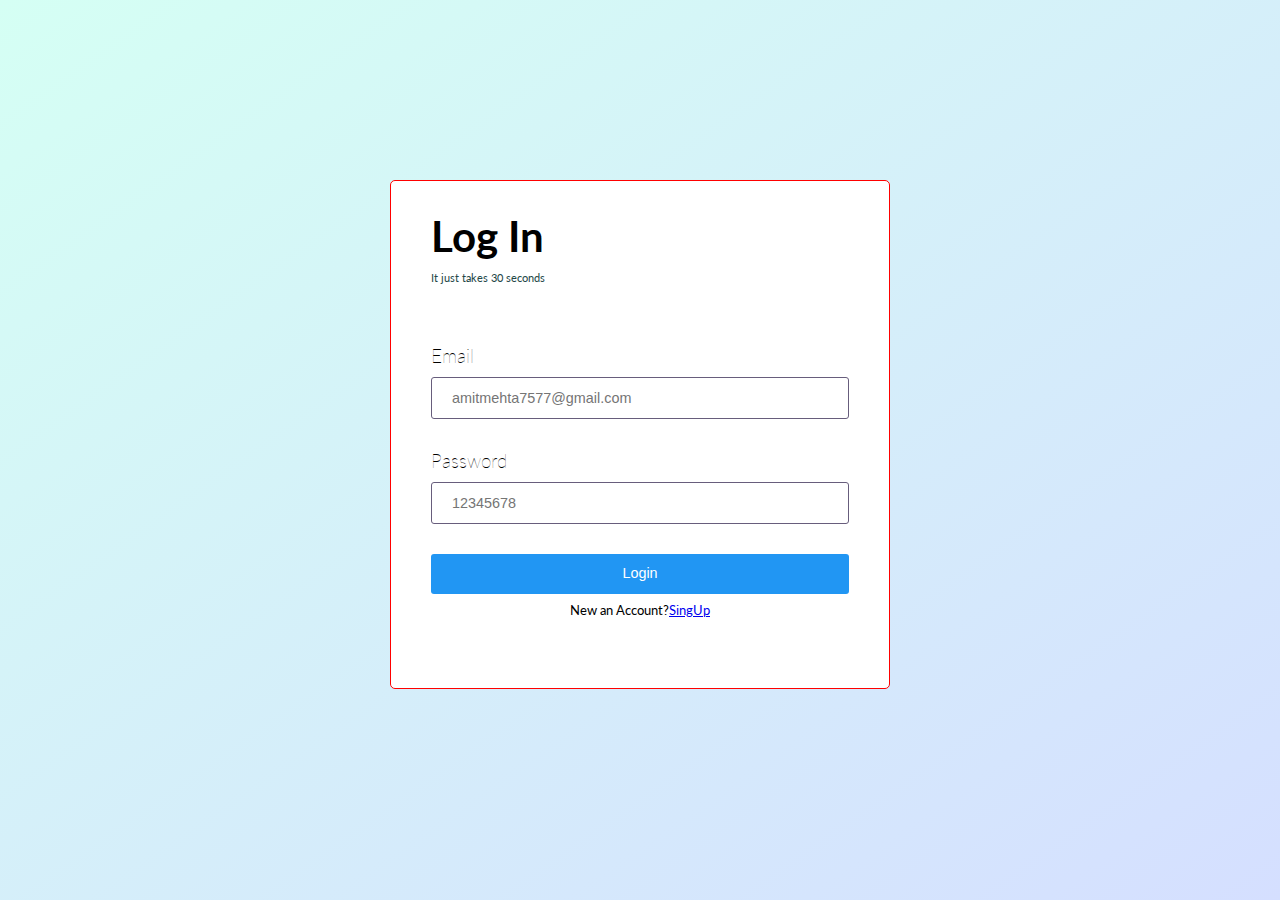
<file: login.html>
<!DOCTYPE html>
<html lang="en">
<head>
    <meta charset="UTF-8">
    <title>Page title</title>
</head>
<body>
    
</body>
</html><!DOCTYPE html>
<html lang="en">
<head>
    <meta charset="UTF-8">
    <title>Page title</title>
    <link rel="stylesheet" href="login.css">
</head>
<body>
    
    <div class="outer-box">
        <div class="inner-box">
            
            <header class="singup-text">
                <h1>Log In</h1>
                <p>It just takes 30 seconds</p>
                </header>
                
                <main>
                <div class="form"> 
                    <form>                                                                                                                                                                                                                                                                                                                      <p>
                            <lable id="email">Email</lable>
                            <input for="email" type="email" placeholder="amitmehta7577@gmail.com" required>
                        </p>
                        
                        <p>
                            <lable id="password">Password</lable>
                            <input for="password" type="password" placeholder="12345678" required>
                        </p>
                        
                        <p>
                           
                          <input class="submit" type="submit" value="Login">
                        </p>
                        
                    </form> 
                    
                    </div>                   
                    </main>   
                    
                    <footer class="footer" >
                       <p>New an Account?<a href="singup.html">SingUp</a></p> 
                    </footer>                                    
        </div>
    </div>
    
</body>
</html>
</file>
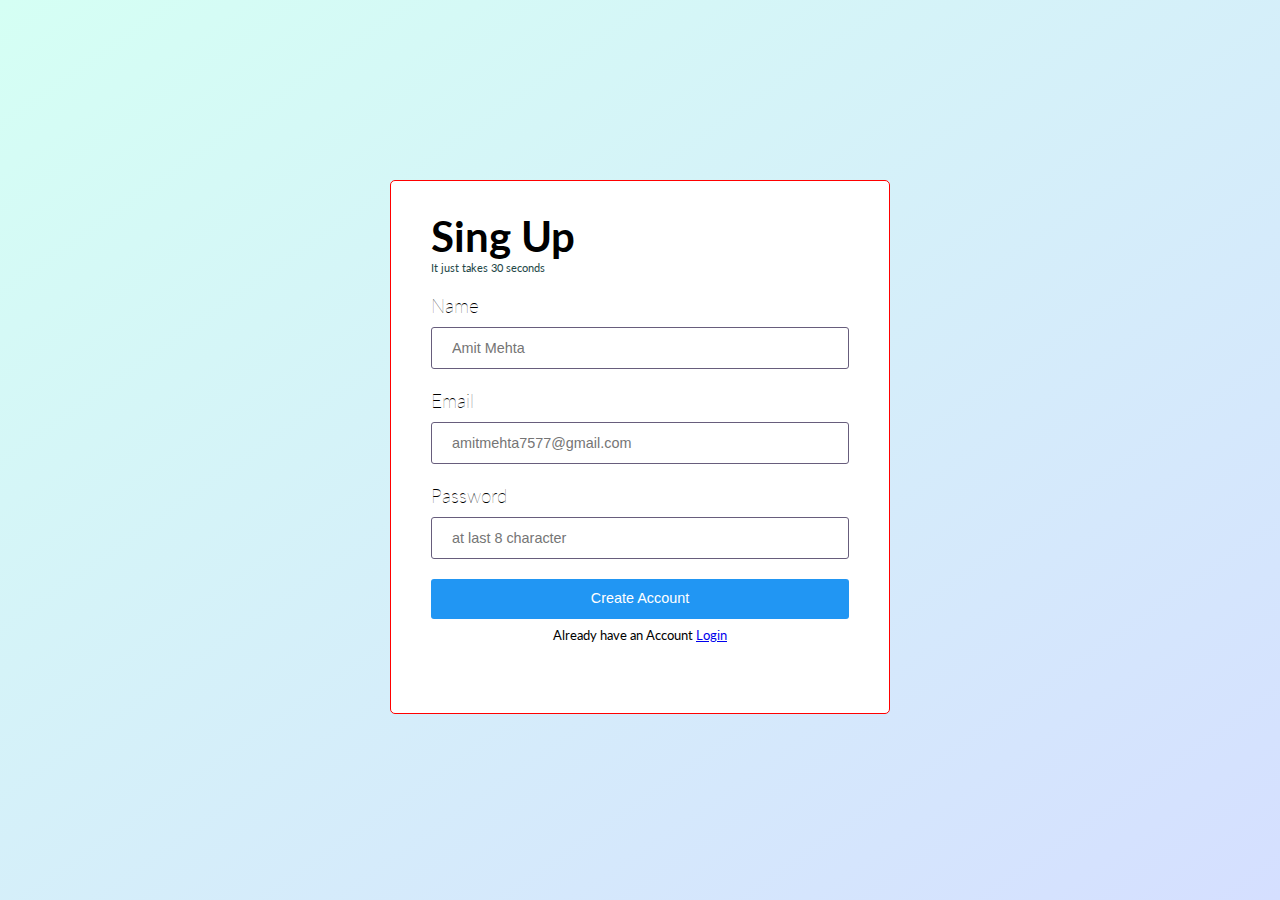
<file: singup.html>
<!DOCTYPE html>
<html lang="en">
<head>
    <meta charset="UTF-8">
    <title>Page title</title>
</head>
<body>
    
</body>
</html><!DOCTYPE html>
<html lang="en">
<head>
    <meta charset="UTF-8">
    <title>Page title</title>
    <link rel="stylesheet" href="singup.css">
</head>
<body>
    
    <div class="outer-box">
        <div class="inner-box">
            
            <header class="singup-text">
                <h1>Sing Up</h1>
                <p>It just takes 30 seconds</p>
                </header>
                
                <main>
                <div class="form"> 
                    <form>
                        <p>
                            <lable id="name">Name</lable>
                            <input for="name" type="text" placeholder="Amit Mehta" required>
                        </p>
                        
                        <p>
                            <lable id="email">Email</lable>
                            <input for="email" type="email" placeholder="amitmehta7577@gmail.com" required>
                        </p>
                        
                        <p>
                            <lable id="password">Password</lable>
                            <input for="password" type="password" placeholder="at last 8 character" required>
                        </p>
                        
                        <p>
                           
                          <input class="submit" type="submit" value="Create Account">
                        </p>
                        
                    </form> 
                    
                    </div>                   
                    </main>   
                    
                    <footer class="footer" >
                       <p>Already have an Account <a href="login.html">Login</a></p> 
                    </footer>                                    
        </div>
    </div>
    
</body>
</html>
</file>
<file: login.css>
@import url('https://fonts.googleapis.com/css2?family=Lato:wght@400;700&display=swap');

*{
    margin:0;
    padding:0;
    box-sizing:border-box;
}

body{
    font-family: 'Lato', sans-serif;
}

/* outer box */

.outer-box {
    width: 100vw;
    height: 100vh;
    background: linear-gradient(to top left, #d5dfff, #d5fff4);
}

/* inner box */
.inner-box {
    width:300px;
    border:1px solid red;
    margin: 0 auto;
    position:relative;
    top:20%; 
    padding: 30px 40px;
    background-color: white;
    border-radius:5px;
}

/* header section */

.singup-text h1{
    font-size:2.6rem;
}

.singup-text p{
    font-size:0.7rem;
    color:#244848;
    margin-bottom:20px;
    margin-top:5px;
}

/* main section */

.form p {    
    margin-top:15px;
}

.form lable{
    font-weight:5.600;
    font-size:1.2rem;
    display:block;
   
}

.form input{
     width:100%;
    border:1px solid #675d7c;
    border-radius:3px;
    height:30px;
    padding:10px;
    font-size:.9rem;
    margin-up:5px;
}

.form .submit {
    padding:0px;
    padding-bottom:20px;
    padding-top:5px;
    background-color:#2196F3;
    color:white;
    border:none;
}

.form .submit:hover {
    background-color:#0047A1;
}

/* footer */

footer p {
    font-size:0.8rem;
    text-align:center;
    margin-top:8px;
}

@media only screen and (min-width: 768px) 
{
    
    .inner-box, .singup-text h1, .singup-text p, .form lable, .form lable, .form input, .form .submit, .form .submit:hover, footer p{
        margin:0;
        padding:0;
        box-sizing:border-box;
    }
    
    /* outer box */

.outer-box {
    width: 100vw;
    height: 100vh;
    background: linear-gradient(to top left, #d5dfff, #d5fff4);
}

/* inner box */
.inner-box {
    width:500px;
    border:1px solid red;
    margin: 0 auto;
    position:relative;
    top:20%; 
    padding: 30px 40px;
    background-color: white;
    border-radius:5px;
}

/* header section */

.singup-text h1{
    font-size:2.6rem;
}

.singup-text p{
    font-size:0.7rem;
    color:#244848;
    margin-bottom:60px;
    margin-top:10px;
}

/* main section */

.form p {    
    margin-top:30px;
}

.form lable{
    font-weight:5.600;
    font-size:1.2rem;
    display:block;
   
}

.form input{
    width:100%;
    border:1px solid #675d7c;
    border-radius:3px;
    height:30px;
    padding:20px;
    font-size:.9rem;
    margin-top:10px;
}


.form .submit {
    padding:0px;
    padding-bottom:20px;
    padding-top:10.6px;
    background-color:#2196F3;
    color:white;
    border:none;
    height:40px;
}


.form .submit:hover {
    background-color:#0047A1;
}

/* footer */

footer p {
    font-size:0.8rem;
    text-align:center;
    margin-top:8px;
    margin-bottom:40px;
}

    
    
}
</file>
<file: singup.css>
@import url('https://fonts.googleapis.com/css2?family=Lato:wght@400;700&display=swap');

*{
    margin:0;
    padding:0;
    box-sizing:border-box;
}

body{
    font-family: 'Lato', sans-serif;
}

/* outer box */

.outer-box {
    width: 100vw;
    height: 100vh;
    background: linear-gradient(to top left, #d5dfff, #d5fff4);
}

/* inner box */
.inner-box {
    width:300px;
    border:1px solid red;
    margin: 0 auto;
    position:relative;
    top:20%; 
    padding: 30px 40px;
    background-color: white;
    border-radius:5px;
}

/* header section */

.singup-text h1{
    font-size:2.6rem;
}

.singup-text p{
    font-size:0.7rem;
    color:#244848;
}

/* main section */

.form p {    
    margin-top:10px;
}

.form lable{
    font-weight:5.600;
    font-size:1.2rem;
    display:block;
   
}

.form input{
     width:100%;
    border:1px solid #675d7c;
    border-radius:3px;
    height:30px;
    padding:10px;
    font-size:.9rem;
    margin-up:5px;
}

.form .submit {
    padding:0px;
    padding-bottom:20px;
    padding-top:5px;
    background-color:#2196F3;
    color:white;
    border:none;
}

.form .submit:hover {
    background-color:#0047A1;
}

/* footer */

footer p {
    font-size:0.8rem;
    text-align:center;
    margin-top:8px;
}

@media only screen and (min-width: 768px) 
{
    
    .inner-box, .singup-text h1, .singup-text p, .form lable, .form lable, .form input, .form .submit, .form .submit:hover, footer p{
        margin:0;
        padding:0;
        box-sizing:border-box;
    }
    
    /* outer box */

.outer-box {
    width: 100vw;
    height: 100vh;
    background: linear-gradient(to top left, #d5dfff, #d5fff4);
}

/* inner box */
.inner-box {
    width:500px;
    border:1px solid red;
    margin: 0 auto;
    position:relative;
    top:20%; 
    padding: 30px 40px;
    background-color: white;
    border-radius:5px;
}

/* header section */

.singup-text h1{
    font-size:2.6rem;
}

.singup-text p{
    font-size:0.7rem;
    color:#244848;
}

/* main section */

.form p {    
    margin-top:20px;
}

.form lable{
    font-weight:5.600;
    font-size:1.2rem;
    display:block;
   
}

.form input{
    width:100%;
    border:1px solid #675d7c;
    border-radius:3px;
    height:30px;
    padding:20px;
    font-size:.9rem;
    margin-top:10px;
}


.form .submit {
    padding:0px;
    padding-bottom:20px;
    padding-top:10.6px;
    background-color:#2196F3;
    color:white;
    border:none;
    height:40px;
}


.form .submit:hover {
    background-color:#0047A1;
}

/* footer */

footer p {
    font-size:0.8rem;
    text-align:center;
    margin-top:8px;
    margin-bottom:40px;
}

    
    
}
</file>
